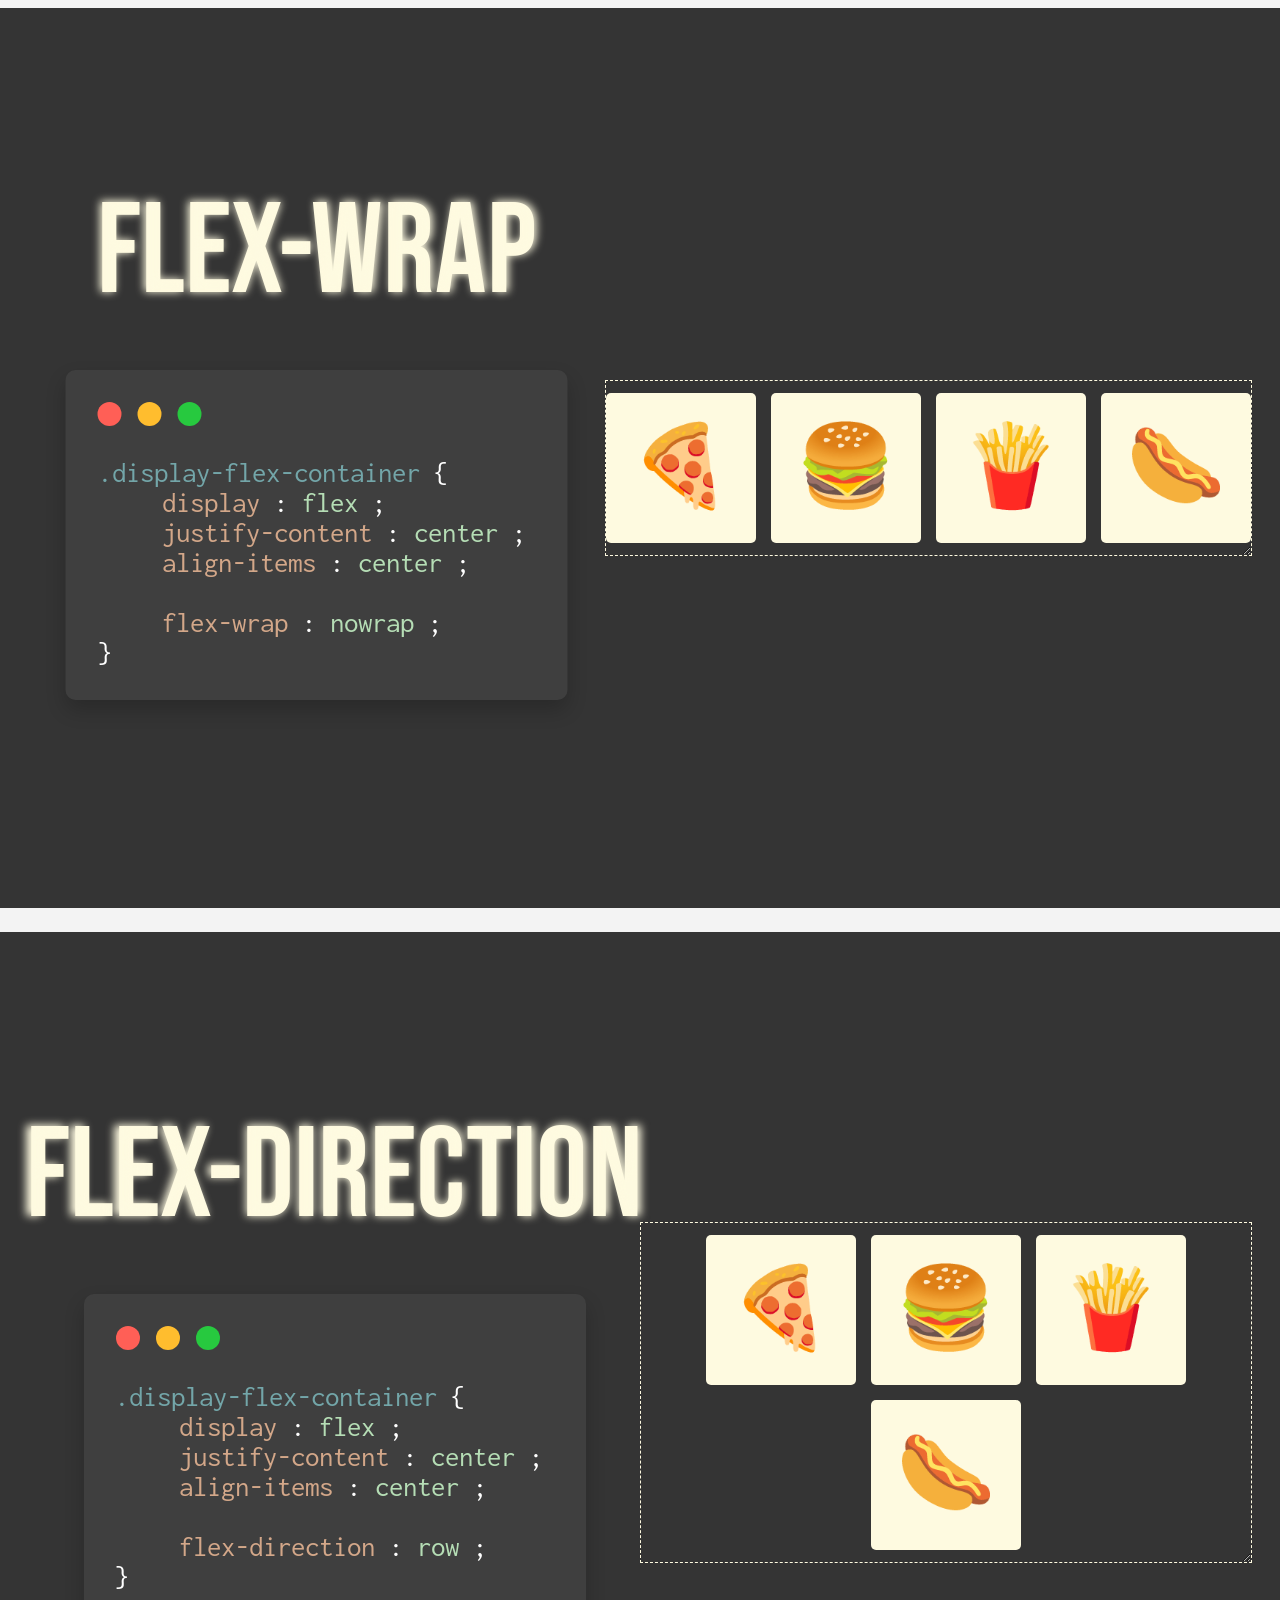
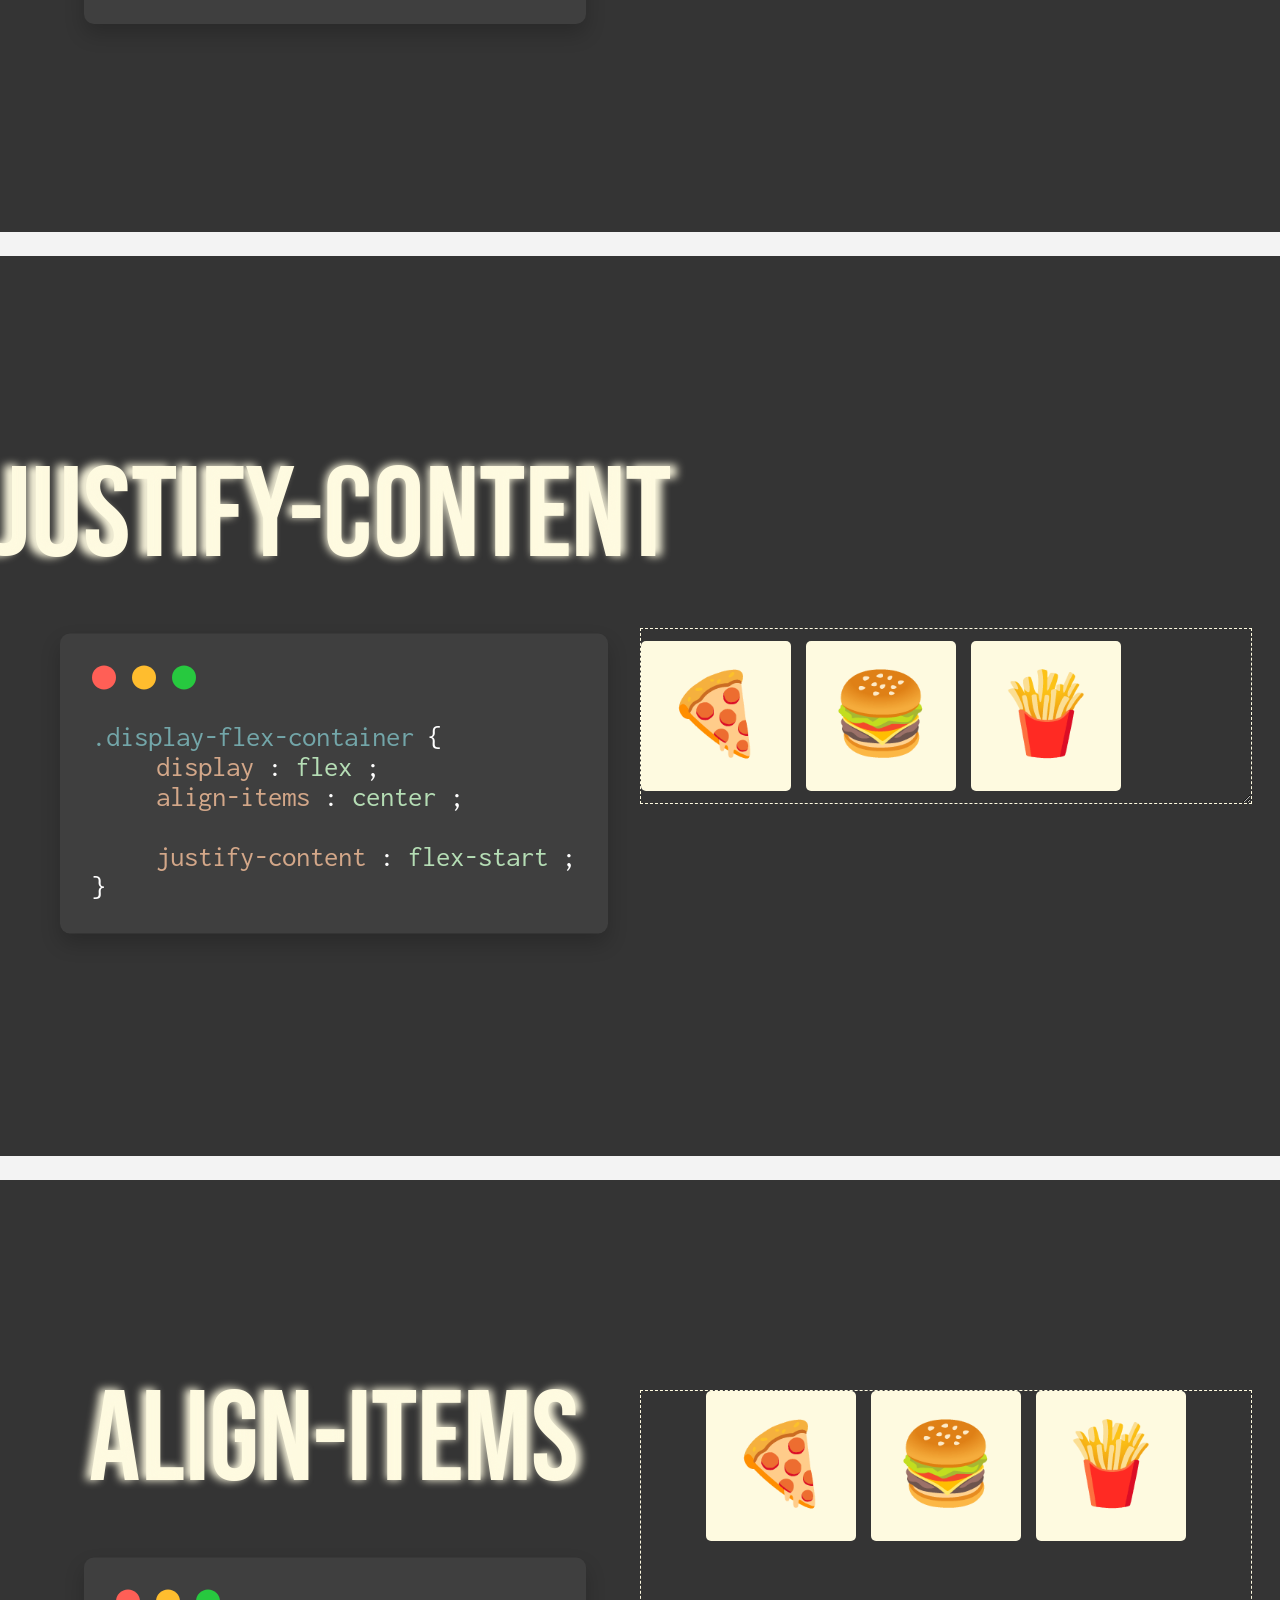
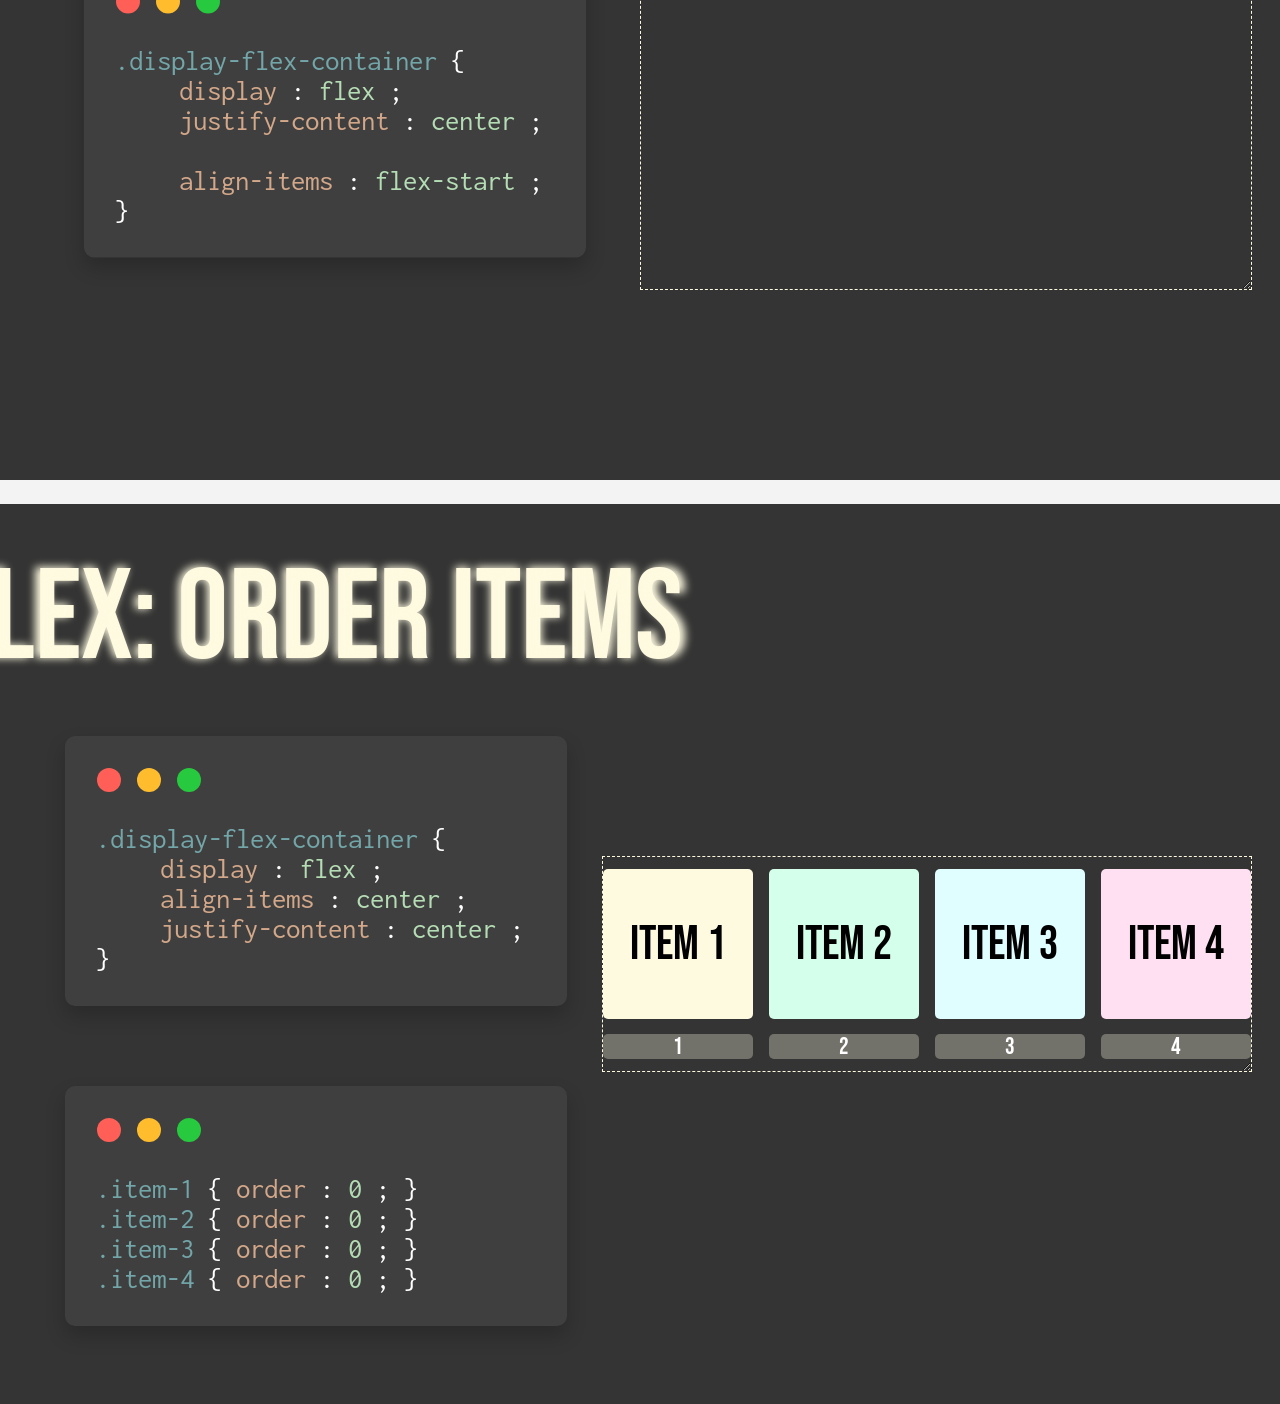
<file: index.html>
<!DOCTYPE html>
<html lang="en">

<head>
    <meta charset="UTF-8">
    <meta name="viewport" content="width=device-width, initial-scale=1.0">
    <link rel="stylesheet" href="style.css">
    <script src="index.js" defer></script>
    <title>CSS Guides</title>
</head>

<body>
    <div class="guides-container" id="guidesFlexWrap">
        <div class="title-code-container">
            <div class="guide-title-container">
                <h1 class="guide-title">FLEX-WRAP</h1>
                <h1 class="guide-title glow">FLEX-WRAP</h1>
            </div>
            <div class="css-code-container">
                <div class="css-code-header">
                    <div class="css-code-menu-red"></div>
                    <div class="css-code-menu-yellow"></div>
                    <div class="css-code-menu-green"></div>
                </div>
                <div class="css-code">
                    <p class="css-code-selector">.display-flex-container
                        <span class="css-code-bracket">{</span>
                    </p>
                    <p class="css-code-property">display
                        <span class="css-code-colon">:</span>
                        <span class="css-code-property-value">flex</span>
                        <span class="css-code-semicolon">;</span>
                    </p>
                    <p class="css-code-property">justify-content
                        <span class="css-code-colon">:</span>
                        <span class="css-code-property-value">center</span>
                        <span class="css-code-semicolon">;</span>
                    </p>
                    <p class="css-code-property">align-items
                        <span class="css-code-colon">:</span>
                        <span class="css-code-property-value">center</span>
                        <span class="css-code-semicolon">;</span>
                    </p>
                    <br>
                    <p class="css-code-property" id="flexWrapProp">flex-wrap
                        <span class="css-code-colon">:</span>
                        <span class="css-code-property-value" id="flexWrapValue" contenteditable="true"
                            spellcheck="false">nowrap</span>
                        <span class="css-code-semicolon">;</span>
                    </p>
                    <span class="css-code-bracket">}</span>
                </div>
            </div>
        </div>
        <div class="items-container">
            <div class="flex-items-container" id="itemsFlexWrap">
                <div class="flex-items">🍕</div>
                <div class="flex-items">🍔</div>
                <div class="flex-items">🍟</div>
                <div class="flex-items">🌭</div>
            </div>
        </div>
    </div>
    <div class="guides-container" id="guidesFlexDirection">
        <div class="title-code-container">
            <div class="guide-title-container">
                <h1 class="guide-title">FLEX-DIRECTION</h1>
                <h1 class="guide-title glow">FLEX-DIRECTION</h1>
            </div>
            <div class="css-code-container">
                <div class="css-code-header">
                    <div class="css-code-menu-red"></div>
                    <div class="css-code-menu-yellow"></div>
                    <div class="css-code-menu-green"></div>
                </div>
                <div class="css-code">
                    <p class="css-code-selector">.display-flex-container
                        <span class="css-code-bracket">{</span>
                    </p>
                    <p class="css-code-property">display
                        <span class="css-code-colon">:</span>
                        <span class="css-code-property-value">flex</span>
                        <span class="css-code-semicolon">;</span>
                    </p>
                    <p class="css-code-property">justify-content
                        <span class="css-code-colon">:</span>
                        <span class="css-code-property-value">center</span>
                        <span class="css-code-semicolon">;</span>
                    </p>
                    <p class="css-code-property">align-items
                        <span class="css-code-colon">:</span>
                        <span class="css-code-property-value">center</span>
                        <span class="css-code-semicolon">;</span>
                    </p>
                    <br>
                    <p class="css-code-property" id="flexWrapProp">flex-direction
                        <span class="css-code-colon">:</span>
                        <span class="css-code-property-value" id="flexDirectionValue" contenteditable="true"
                            spellcheck="false">row</span>
                        <span class="css-code-semicolon">;</span>
                    </p>
                    <span class="css-code-bracket">}</span>
                </div>
            </div>
        </div>
        <div class="items-container">
            <div class="flex-items-container" id="itemsFlexDirection">
                <div class="flex-items">🍕</div>
                <div class="flex-items">🍔</div>
                <div class="flex-items">🍟</div>
                <div class="flex-items">🌭</div>
            </div>
        </div>
    </div>
    <div class="guides-container" id="guidesJustifyContent">
        <div class="title-code-container">
            <div class="guide-title-container">
                <h1 class="guide-title">JUSTIFY-CONTENT</h1>
                <h1 class="guide-title glow">JUSTIFY-CONTENT</h1>
            </div>
            <div class="css-code-container">
                <div class="css-code-header">
                    <div class="css-code-menu-red"></div>
                    <div class="css-code-menu-yellow"></div>
                    <div class="css-code-menu-green"></div>
                </div>
                <div class="css-code">
                    <p class="css-code-selector">.display-flex-container
                        <span class="css-code-bracket">{</span>
                    </p>
                    <p class="css-code-property">display
                        <span class="css-code-colon">:</span>
                        <span class="css-code-property-value">flex</span>
                        <span class="css-code-semicolon">;</span>
                    </p>
                    <p class="css-code-property">align-items
                        <span class="css-code-colon">:</span>
                        <span class="css-code-property-value">center</span>
                        <span class="css-code-semicolon">;</span>
                    </p>
                    <br>
                    <p class="css-code-property">justify-content
                        <span class="css-code-colon">:</span>
                        <span class="css-code-property-value" id="justifyContentValue"
                            contenteditable="true">flex-start</span>
                        <span class="css-code-semicolon">;</span>
                    </p>
                    <span class="css-code-bracket">}</span>
                </div>
            </div>
        </div>
        <div class="items-container">
            <div class="flex-items-container" id="itemsJustifyContent">
                <div class="flex-items">🍕</div>
                <div class="flex-items">🍔</div>
                <div class="flex-items">🍟</div>
            </div>
        </div>
    </div>
    <div class="guides-container" id="guidesAlignItems">
        <div class="title-code-container">
            <div class="guide-title-container">
                <h1 class="guide-title">ALIGN-ITEMS</h1>
                <h1 class="guide-title glow">ALIGN-ITEMS</h1>
            </div>
            <div class="css-code-container">
                <div class="css-code-header">
                    <div class="css-code-menu-red"></div>
                    <div class="css-code-menu-yellow"></div>
                    <div class="css-code-menu-green"></div>
                </div>
                <div class="css-code">
                    <p class="css-code-selector">.display-flex-container
                        <span class="css-code-bracket">{</span>
                    </p>
                    <p class="css-code-property">display
                        <span class="css-code-colon">:</span>
                        <span class="css-code-property-value">flex</span>
                        <span class="css-code-semicolon">;</span>
                    </p>
                    <p class="css-code-property">justify-content
                        <span class="css-code-colon">:</span>
                        <span class="css-code-property-value">center</span>
                        <span class="css-code-semicolon">;</span>
                    </p>
                    <br>
                    <p class="css-code-property">align-items
                        <span class="css-code-colon">:</span>
                        <span class="css-code-property-value" id="alignItemsValue"
                            contenteditable="true">flex-start</span>
                        <span class="css-code-semicolon">;</span>
                    </p>
                    <span class="css-code-bracket">}</span>
                </div>
            </div>
        </div>
        <div class="items-container">
            <div class="flex-items-container" id="itemsAlignItems">
                <div class="flex-items">🍕</div>
                <div class="flex-items">🍔</div>
                <div class="flex-items">🍟</div>
            </div>
        </div>
    </div>
    <div class="guides-container" id="guidesFlexOrder">
        <div class="title-code-container">
            <div class="guide-title-container">
                <h1 class="guide-title">FLEX: ORDER ITEMS</h1>
                <h1 class="guide-title glow">FLEX: ORDER ITEMS</h1>
            </div>
            <div class="css-code-container">
                <div class="css-code-header">
                    <div class="css-code-menu-red"></div>
                    <div class="css-code-menu-yellow"></div>
                    <div class="css-code-menu-green"></div>
                </div>
                <div class="css-code">
                    <p class="css-code-selector">.display-flex-container
                        <span class="css-code-bracket">{</span>
                    </p>
                    <p class="css-code-property">display
                        <span class="css-code-colon">:</span>
                        <span class="css-code-property-value">flex</span>
                        <span class="css-code-semicolon">;</span>
                    </p>
                    <p class="css-code-property">align-items
                        <span class="css-code-colon">:</span>
                        <span class="css-code-property-value">center</span>
                        <span class="css-code-semicolon">;</span>
                    </p>
                    <p class="css-code-property">justify-content
                        <span class="css-code-colon">:</span>
                        <span class="css-code-property-value">center</span>
                        <span class="css-code-semicolon">;</span>
                    </p>
                    <span class="css-code-bracket">}</span>
                </div>
            </div>
            <div class="css-code-container">
                <div class="css-code-header">
                    <div class="css-code-menu-red"></div>
                    <div class="css-code-menu-yellow"></div>
                    <div class="css-code-menu-green"></div>
                </div>
                <div class="css-code">
                    <p class="css-code-selector">.item-1
                        <span class="css-code-bracket">{</span>
                        <span class="css-code-property" id="flexOrderProp">order
                            <span class="css-code-colon">:</span>
                            <span class="css-code-property-value" id="flexOrderItem1Value"
                                contenteditable="true">0</span>
                            <span class="css-code-semicolon">;</span>
                        </span>
                        <span class="css-code-bracket">}</span>
                    </p>
                    <p class="css-code-selector">.item-2
                        <span class="css-code-bracket">{</span>
                        <span class="css-code-property" id="flexOrderProp">order
                            <span class="css-code-colon">:</span>
                            <span class="css-code-property-value" id="flexOrderItem2Value"
                                contenteditable="true">0</span>
                            <span class="css-code-semicolon">;</span>
                        </span>
                        <span class="css-code-bracket">}</span>
                    </p>
                    <p class="css-code-selector">.item-3
                        <span class="css-code-bracket">{</span>
                        <span class="css-code-property" id="flexOrderProp">order
                            <span class="css-code-colon">:</span>
                            <span class="css-code-property-value" id="flexOrderItem3Value"
                                contenteditable="true">0</span>
                            <span class="css-code-semicolon">;</span>
                        </span>
                        <span class="css-code-bracket">}</span>
                    </p>
                    <p class="css-code-selector">.item-4
                        <span class="css-code-bracket">{</span>
                        <span class="css-code-property" id="flexOrderProp">order
                            <span class="css-code-colon">:</span>
                            <span class="css-code-property-value" id="flexOrderItem4Value"
                                contenteditable="true">0</span>
                            <span class="css-code-semicolon">;</span>
                        </span>
                        <span class="css-code-bracket">}</span>
                    </p>
                </div>
            </div>
        </div>
        <div class="items-container">
            <div class="flex-items-container" id="itemsFlexOrder">
                <div class="flex-order-number">
                    <div class="number-1">1</div>
                    <div class="number-2">2</div>
                    <div class="number-3">3</div>
                    <div class="number-4">4</div>
                </div>
                <div class="flex-order-items">
                    <div class="flex-items" id="flexOrderItem1">item 1</div>
                    <div class="flex-items" id="flexOrderItem2" style="background-color: #D4FFEA">item 2</div>
                    <div class="flex-items" id="flexOrderItem3" style="background-color: #E0FDFF">item 3</div>
                    <div class="flex-items" id="flexOrderItem4" style="background-color: #FFE0F3">item 4</div>
                </div>
            </div>
        </div>
    </div>
</body>

</html>
</file>
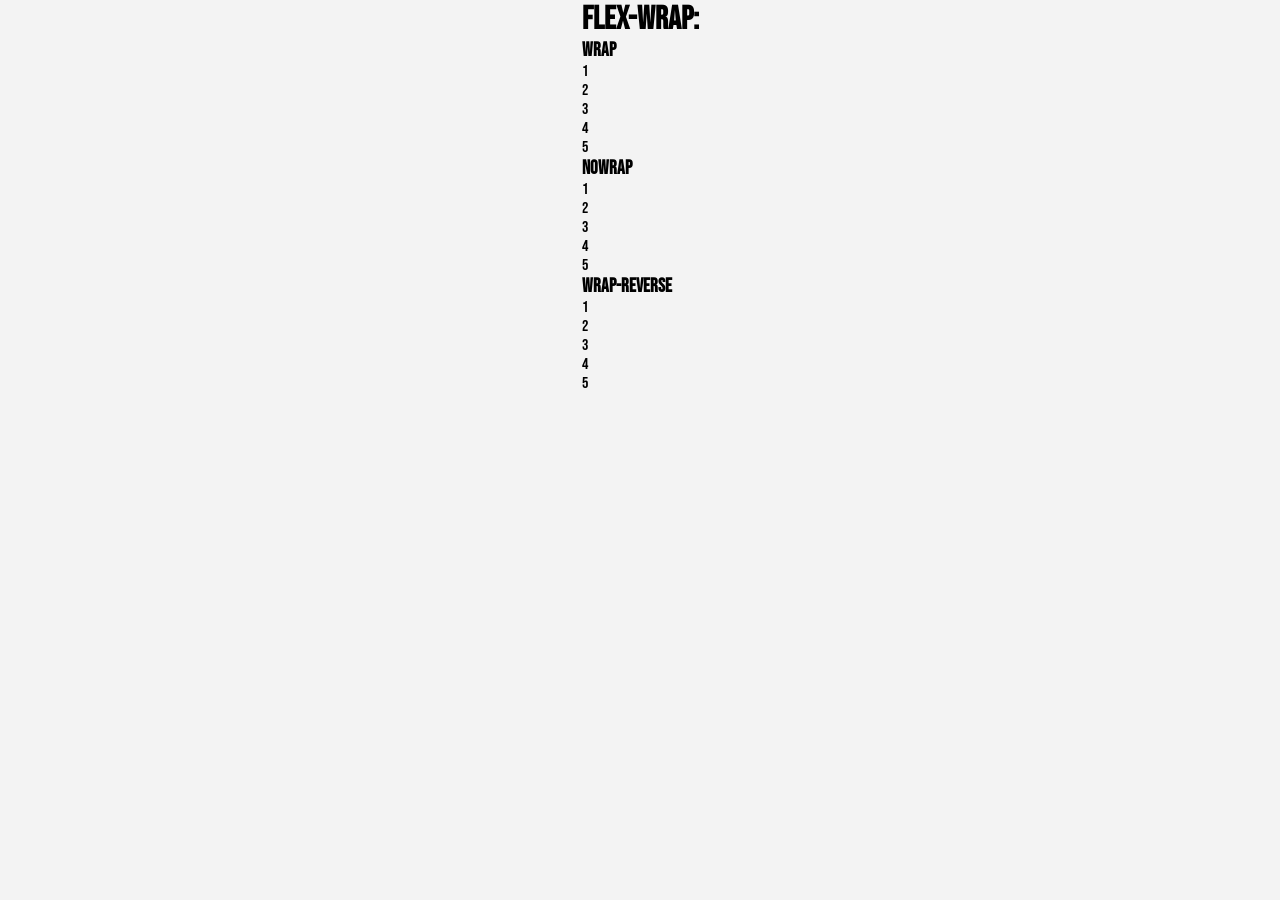
<file: first-draft-index.html>
<!DOCTYPE html>
<html lang="en">
<head>
    <meta charset="UTF-8">
    <meta name="viewport" content="width=device-width, initial-scale=1.0">
    <link rel="stylesheet" href="style.css">
    <title>CSS Guide</title>
</head>
<body>
    <main class="topic-flex-wrap">
        <div class="title-container">
            <h1>flex-wrap:</h1>
        </div>
        <div class="fixed-flex-container">
            <div class="items">
                <h3>wrap</h3>
                <div class="flex-container wrap">
                    <div class="flex-child">1</div>
                    <div class="flex-child">2</div>
                    <div class="flex-child">3</div>
                    <div class="flex-child">4</div>
                    <div class="flex-child">5</div>
                </div>
            </div>
            <div class="items">
                <h3>nowrap</h3>
                <div class="flex-container nowrap">
                    <div class="flex-child">1</div>
                    <div class="flex-child">2</div>
                    <div class="flex-child">3</div>
                    <div class="flex-child">4</div>
                    <div class="flex-child">5</div>
                </div>
            </div>
            <div class="items">
                <h3>wrap-reverse</h3>
                <div class="flex-container wrap-reversed">
                    <div class="flex-child">1</div>
                    <div class="flex-child">2</div>
                    <div class="flex-child">3</div>
                    <div class="flex-child">4</div>
                    <div class="flex-child">5</div>
                </div>
            </div>
        </div>
    </main>
</body>
</html>
</file>
<file: style.css>
@import url('https://fonts.googleapis.com/css2?family=Bebas+Neue&display=swap');
@import url('https://fonts.googleapis.com/css2?family=Inconsolata&display=swap');

:root {
    --bg-color: #343434;
    --primary: #FEFAE0;
}

* {
    padding: 0;
    margin: 0;
    box-sizing: border-box;
}

html {
    font-family: 'Bebas Neue', sans-serif;
    font-size: 16px;
}

body {
    background-color: rgb(243, 243, 243);
    display: flex;
    flex-direction: column;
    justify-content: center;
    align-items: center;
    flex-wrap: wrap;
    gap: 1rem;
}

.guides-container {
    height: 100vh;
    width: 100%;
    padding: 0 1.75rem;
    margin-top: 0.5rem;
    background-color: var(--bg-color);

    position: relative;
    display: flex;
    flex-direction: row;
    align-items: center;
}

.title-code-container {
    width: 960px;
    
    display: flex;
    flex-direction: column;
    justify-content: center;
    align-items: center;

    scale: 200%;
}

.guide-title-container {
    width: 100%;
    display: flex;
    justify-content: center;
    align-items: center;
}

.guide-title {
    color: var(--primary);
    font-size: 4rem;
    font-weight: 400;
    
}

.guide-title.glow {
    position: absolute;
    font-size: calc(4rem + 0.5px);
    filter: blur(2px);
    animation: glow 2s ease-in-out infinite alternate;
}

@keyframes glow {
    from {
        opacity: 0%;
    }
    to {
        opacity: 78%;
    }
}

.css-code-container {
    font-family: 'Inconsolata', monospace;
    
    font-size: 0.9rem;
    color: white;
    min-width: 251px;
    max-height: 188px;
    margin: 1.25rem;
    background-color: #3F3F3F;
    border-radius: 5px;
    box-shadow: 0 5px 10px rgb(0 0 0 / 0.2);
}

.css-code-header {
    width: 100%;
    padding: 1rem 1rem;
    display: flex;
    align-items: center;
    gap: 0.5rem;
}

.css-code-header > div{
    width: 0.75rem;
    height: 0.75rem;
    border-radius: 50%;
}

.css-code-menu-red {
    background-color: #FF5F56;
}

.css-code-menu-yellow {
    background-color: #FFBD2E;
}

.css-code-menu-green {
    background-color: #27C93F;
}

.css-code {
    padding: 0 1rem 1rem;
}

[contenteditable] {
    outline: 0px solid transparent;
}

.css-code-selector {
    color: #73A6A9;
}

.css-code-property {
    margin-left: 2rem;
    color: #D3A789;
}

.css-code-property-value {
    color: #B5DDB5;
}

.css-code-bracket, .css-code-semicolon, .css-code-colon {
    color: #ffffff;
}

.items-container {
    width: 960px;

    display: flex;
    justify-content: center;
}

.flex-items-container {
    width: 100%;
    min-height: 98px;
    margin-top: 1.25rem;
    padding: 0.75rem 0;
    border: 1px dashed var(--primary);
    resize: horizontal;
    overflow: hidden;

    display: flex;
    flex-wrap: nowrap;
    justify-content: center;
    align-items: center;
    gap: 15px;

    transition: justify-content 2s;
}

.flex-items-container#itemsFlexWrap {
    flex-wrap: nowrap;
}

.flex-items-container#itemsFlexDirection {
    flex-direction: row;
    flex-wrap: wrap;
}

.flex-items-container#itemsJustifyContent {
    justify-content: flex-start;
}

.flex-items-container#itemsAlignItems {
    align-items: flex-start;
    height: 500px;
    padding: 0;
}

.flex-items {
    width: 150px;
    height: 150px;
    border-radius: 5px;
    font-size: 5rem;
    background-color: var(--primary);

    display: flex;
    justify-content: center;
    align-items: center;
}

.css-code-property#flexOrderProp {
    margin-left: 0;
}

.flex-items-container#itemsFlexOrder {
    display: flex;
    flex-direction: column-reverse;
}

.flex-order-number {
    display: flex;
    gap: 1rem;
}

.flex-order-number > div {
    width: 150px;
    height: 25px;
    border-radius: 5px;
    font-size: 1.5rem;
    background-color: #fefae04f;
    color: white;

    display: flex;
    justify-content: center;
    align-items: center;
}

.flex-order-items {
    display: flex;  
    gap: 1rem;
}

.flex-order-items > div {
    font-size: 3rem;
}
</file>
